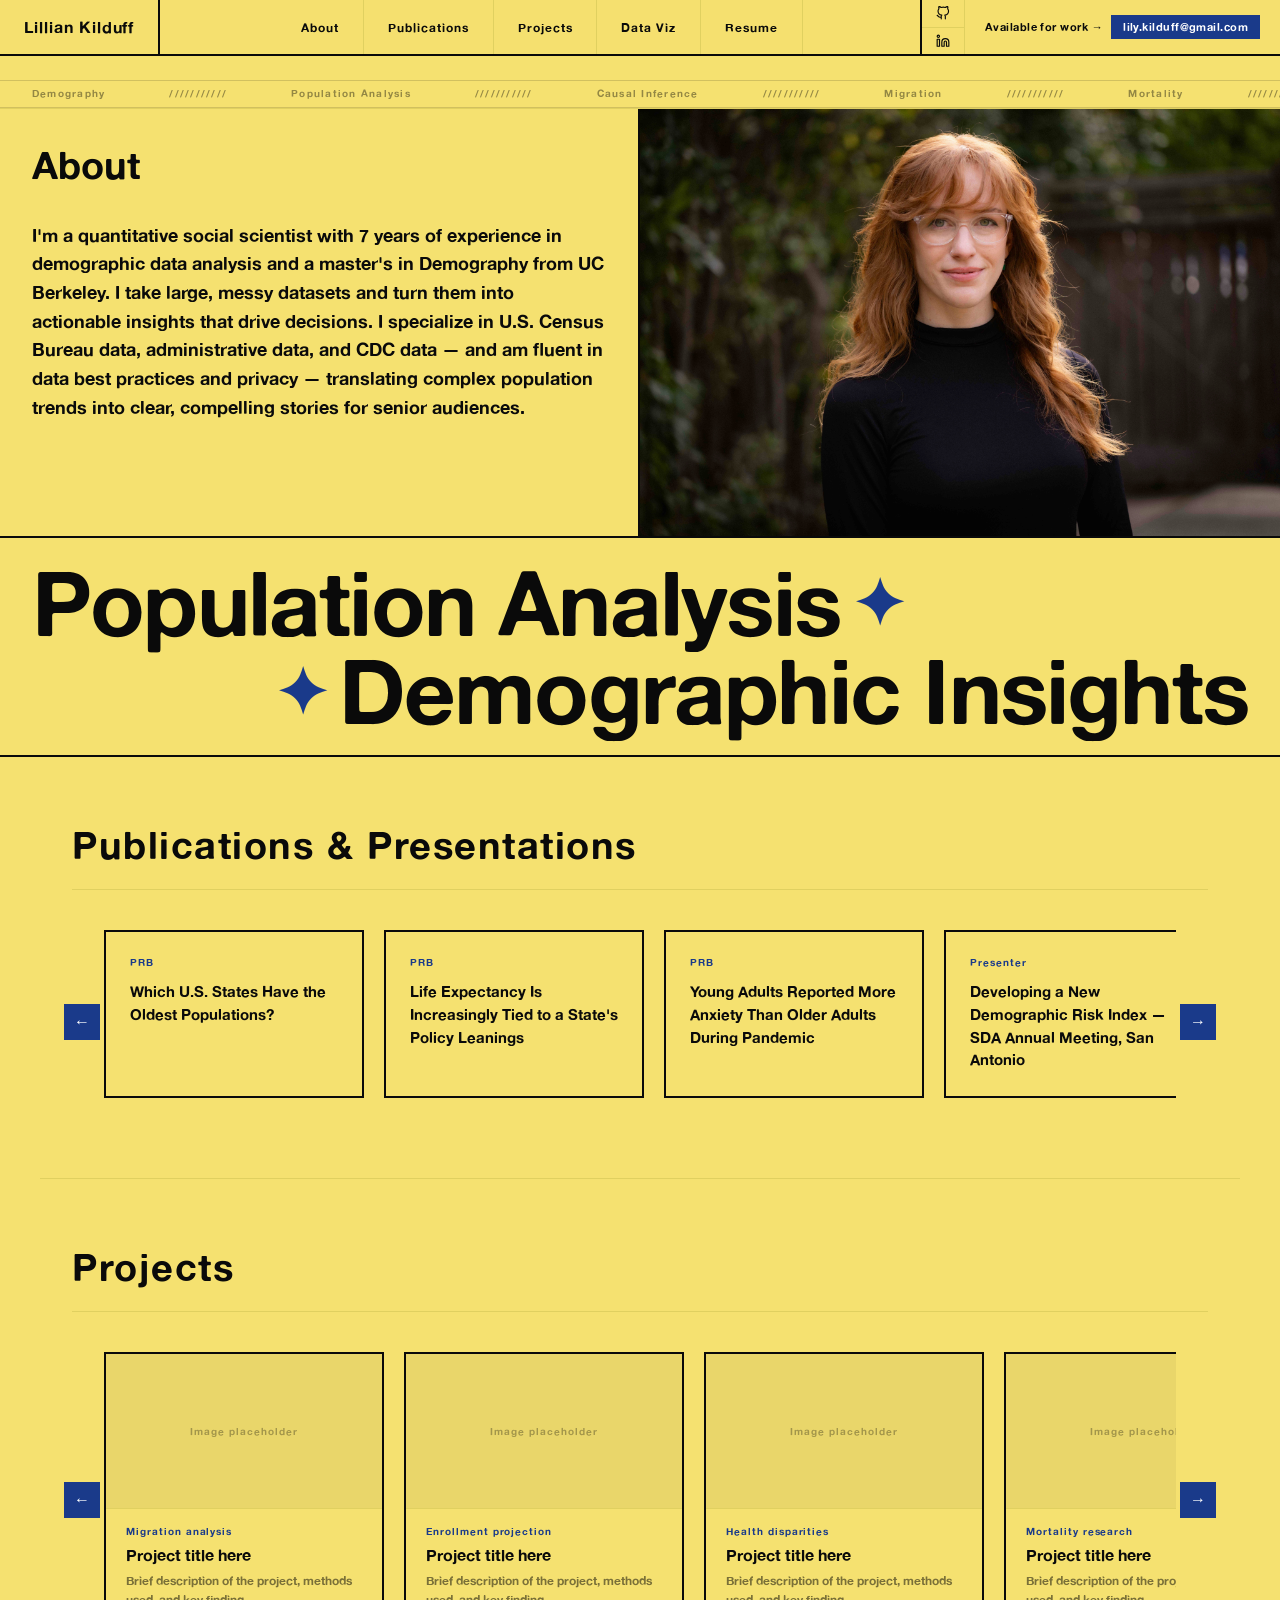
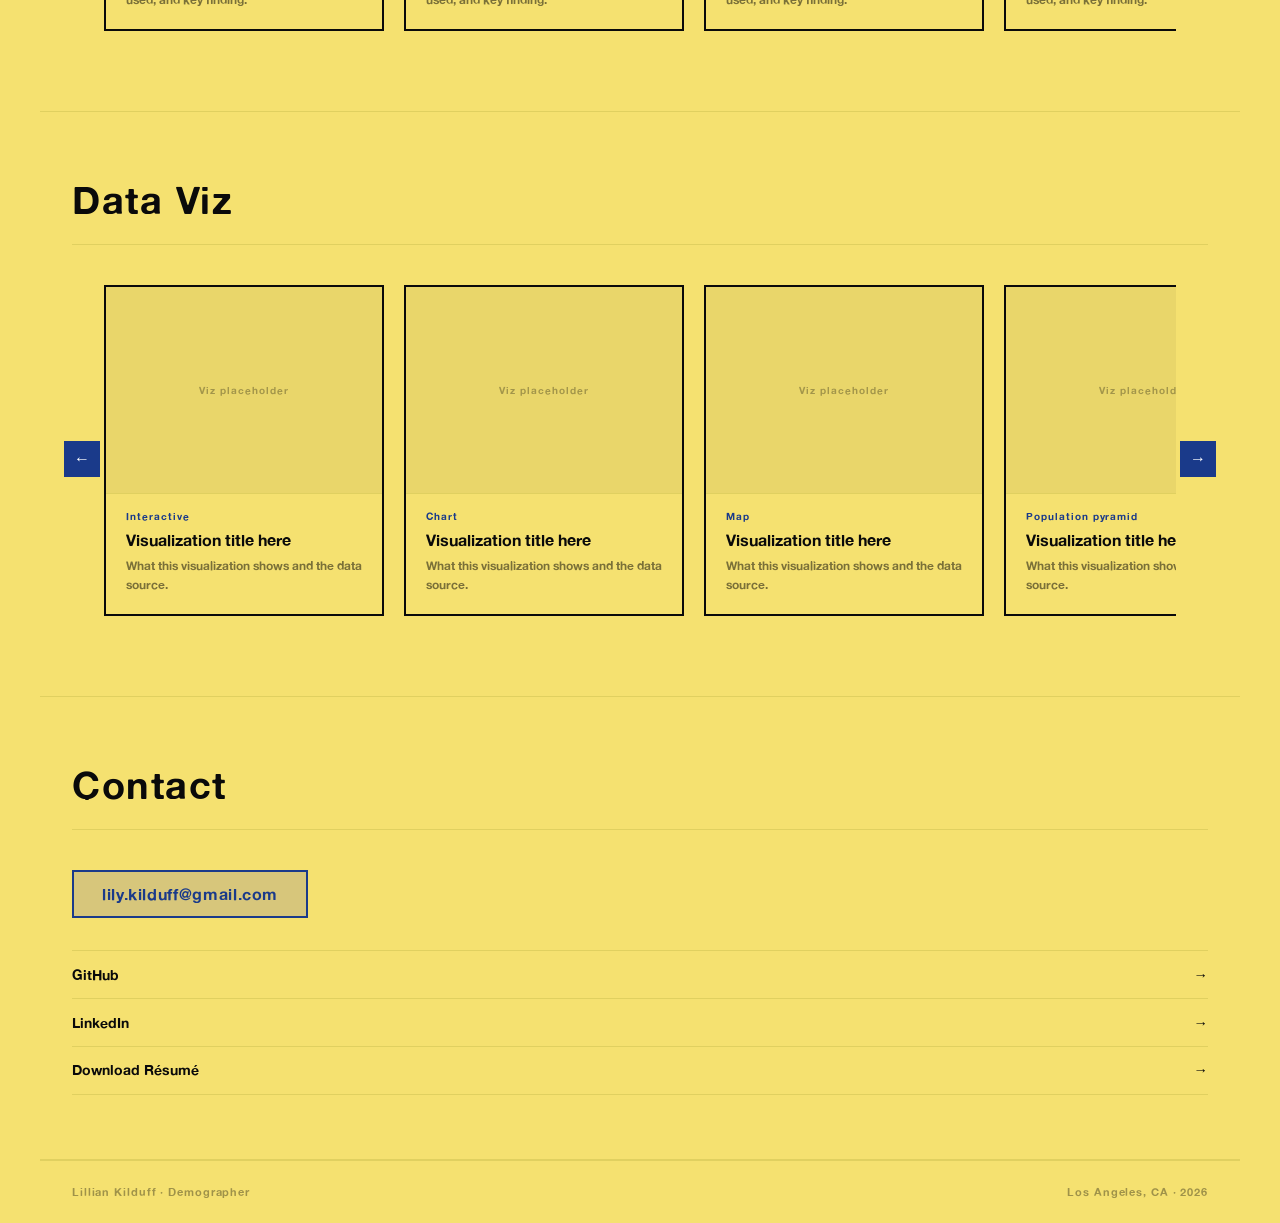
<file: index.html>
<!DOCTYPE html>
<html lang="en">
<head>
  <meta charset="UTF-8" />
  <meta name="viewport" content="width=device-width, initial-scale=1.0" />
  <title>Lillian Kilduff — Demographer</title>
  <link rel="icon" href="data:image/svg+xml,<svg xmlns='http://www.w3.org/2000/svg' viewBox='0 0 100 100'><text y='.9em' font-size='90'>📊</text></svg>" />
  <style>
    @font-face {
      font-family: 'AlteHaasGrotesk';
      src: url('fonts/AlteHaasGroteskBold.ttf') format('truetype');
    }
    @font-face {
      font-family: 'ClassyVogue';
      src: url('fonts/Classyvogueregular.ttf') format('truetype');
    }

    *, *::before, *::after { box-sizing: border-box; margin: 0; padding: 0; }

    :root {
      --bg: #F5E170;
      --ink: #0a0a0a;
      --blue: #1a3a8a;
      --rule: #e0d060;
      --max: 1200px;
    }

    html { scroll-behavior: smooth; }

    body {
      font-family: 'AlteHaasGrotesk', sans-serif;
      background: var(--bg);
      color: var(--ink);
      -webkit-font-smoothing: antialiased;
      overflow-x: hidden;
      cursor: url("data:image/svg+xml,%3Csvg xmlns='http://www.w3.org/2000/svg' width='32' height='32' viewBox='0 0 32 32'%3E%3Crect x='14' y='2' width='2' height='4' fill='%231a3a8a'/%3E%3Crect x='16' y='2' width='2' height='4' fill='%23E87722'/%3E%3Crect x='11' y='7' width='5' height='4' fill='%231a3a8a'/%3E%3Crect x='16' y='7' width='5' height='4' fill='%23E87722'/%3E%3Crect x='8' y='12' width='8' height='4' fill='%231a3a8a'/%3E%3Crect x='16' y='12' width='8' height='4' fill='%23E87722'/%3E%3Crect x='5' y='17' width='11' height='4' fill='%231a3a8a'/%3E%3Crect x='16' y='17' width='11' height='4' fill='%23E87722'/%3E%3Crect x='2' y='22' width='14' height='4' fill='%231a3a8a'/%3E%3Crect x='16' y='22' width='14' height='4' fill='%23E87722'/%3E%3C/svg%3E") 16 16, auto;
    }

    /* ── NAV ── */
    nav {
      position: fixed;
      top: 0; left: 0; right: 0;
      z-index: 100;
      display: grid;
      grid-template-columns: auto 1fr auto;
      align-items: stretch;
      background: rgba(245,225,112,0.97);
      backdrop-filter: blur(8px);
      border-bottom: 2px solid var(--ink);
      height: 56px;
    }

    .nav-name {
      font-family: 'AlteHaasGrotesk', sans-serif;
      font-size: 1rem;
      font-weight: bold;
      color: var(--ink);
      text-decoration: none;
      letter-spacing: 0.06em;
      
      display: flex;
      align-items: center;
      padding: 0 1.5rem;
      border-right: 2px solid var(--ink);
      white-space: nowrap;
    }

    .nav-links {
      display: flex;
      align-items: stretch;
      justify-content: center;
      list-style: none;
      gap: 0;
    }

    .nav-links li {
      display: flex;
      align-items: stretch;
      border-right: 1px solid var(--rule);
    }

    .nav-links a {
      display: flex;
      align-items: center;
      padding: 0 1.5rem;
      font-family: 'AlteHaasGrotesk', sans-serif;
      font-size: 0.75rem;
      font-weight: bold;
      color: var(--ink);
      text-decoration: none;
      
      letter-spacing: 0.08em;
      transition: background 0.15s;
      white-space: nowrap;
    }

    .nav-links a:hover { background: rgba(0,0,0,0.06); }

    .nav-right {
      display: flex;
      align-items: stretch;
      border-left: 2px solid var(--ink);
    }

    .nav-icon-stack {
      display: flex;
      flex-direction: column;
      border-right: 1px solid var(--rule);
    }

    .nav-icon {
      display: flex;
      align-items: center;
      justify-content: center;
      width: 42px;
      flex: 1;
      color: var(--ink);
      border-bottom: 1px solid var(--rule);
      transition: background 0.15s;
    }

    .nav-icon:last-child { border-bottom: none; }
    .nav-icon:hover { background: rgba(0,0,0,0.06); }

    .nav-icon svg {
      width: 14px;
      height: 14px;
    }

    .nav-right-text {
      display: flex;
      align-items: center;
      padding: 0 1.25rem;
      font-family: 'AlteHaasGrotesk', sans-serif;
      font-size: 0.7rem;
      font-weight: bold;
      color: var(--ink);
      letter-spacing: 0.04em;
      white-space: nowrap;
    }

    .nav-right-text a.nav-email-btn {
      display: inline-block;
      background: var(--blue);
      color: #fff !important;
      padding: 0.3rem 0.75rem;
      margin-left: 0.5rem;
      font-weight: bold;
      text-decoration: none;
      font-size: 0.7rem;
      transition: background 0.2s;
    }

    .nav-right-text a.nav-email-btn:hover { background: #142d6e; text-decoration: none; }

    /* ── HERO ── */
    .hero {
      padding-top: 80px;
      border-bottom: 2px solid var(--ink);
    }

    .hero-img {
      width: 100%;
      height: 280px;
      object-fit: cover;
      display: block;
      border-bottom: 1px solid rgba(0,0,0,0.15);
    }

    .hero-img-placeholder {
      width: 100%;
      height: 280px;
      background: rgba(0,0,0,0.05);
      display: flex;
      align-items: center;
      justify-content: center;
      border-bottom: 1px solid rgba(0,0,0,0.15);
    }

    .hero-img-placeholder span {
      font-size: 0.7rem;
      color: rgba(0,0,0,0.3);
      
      letter-spacing: 0.12em;
    }

    /* Ticker */
    .ticker-wrap {
      overflow: hidden;
      border-top: 1px solid rgba(0,0,0,0.15);
      border-bottom: 1px solid rgba(0,0,0,0.15);
      padding: 0.4rem 0;
      background: var(--bg);
    }

    .ticker {
      display: flex;
      white-space: nowrap;
      animation: ticker 18s linear infinite;
    }

    .ticker span {
      font-family: 'AlteHaasGrotesk', sans-serif;
      font-size: 0.65rem;
      font-weight: bold;
      letter-spacing: 0.12em;
      color: rgba(0,0,0,0.4);
      padding: 0 2rem;
    }

    @keyframes ticker {
      from { transform: translateX(0); }
      to { transform: translateX(-50%); }
    }

    /* Big hero text */
    .hero-text {
      padding: 1.5rem 2rem 2rem;
      overflow: hidden;
    }

    .hero-big {
      font-family: 'AlteHaasGrotesk', sans-serif;
      font-size: clamp(2.5rem, 7vw, 6rem);
      font-weight: bold;
      line-height: 0.9;
      white-space: nowrap;
      letter-spacing: -0.02em;
      color: var(--ink);
      display: flex;
      justify-content: space-between;
      align-items: center;
      gap: 1rem;
    }

    .hero-big .plus {
      font-size: clamp(2rem, 5vw, 4rem);
      color: var(--blue);
    }

    /* ── SECTIONS ── */
    .section {
      max-width: var(--max);
      margin: 0 auto;
      padding: 4rem 2rem;
      border-bottom: 1px solid var(--rule);
    }

    .section-title {
      font-family: 'AlteHaasGrotesk', sans-serif;
      font-size: clamp(1.8rem, 3vw, 2.4rem);
      font-weight: bold;
      color: var(--ink);
      margin-bottom: 2.5rem;
      padding-bottom: 1.25rem;
      border-bottom: 1px solid var(--rule);
      
      letter-spacing: 0.04em;
    }

    /* ── ABOUT ── */
    .about-section-inner {
      max-width: var(--max);
      margin: 0 auto;
      padding: 4rem 2rem;
      display: grid;
      grid-template-columns: 1fr 1fr;
      gap: 4rem;
      align-items: end;
      border-bottom: 1px solid var(--rule);
    }

    .about-photo-wrap { display: flex; align-items: flex-end; }
    .about-photo { display: block; width: 300px; }

    .about-bio-text {
      font-family: 'AlteHaasGrotesk', sans-serif;
      font-size: 1.2rem;
      line-height: 1.75;
      color: var(--blue);
      font-weight: bold;
      align-self: start;
    }

    /* ── HERO SPLIT ── */
    .hero-split {
      display: grid;
      grid-template-columns: 1fr 1fr;
      border-top: 1px solid var(--rule);
    }

    .hero-left {
      padding: 2rem;
      border-right: 2px solid var(--ink);
      display: flex;
      flex-direction: column;
      gap: 1rem;
    }

    .hero-right {
      display: flex;
      align-items: stretch;
      overflow: hidden;
    }

    .hero-headshot {
      width: 100%;
      height: 100%;
      object-fit: cover;
      object-position: top;
      display: block;
    }

    .hero-about-text {
      font-family: 'AlteHaasGrotesk', sans-serif;
      font-size: clamp(1rem, 1.4vw, 1.4rem);
      line-height: 1.6;
      color: var(--ink);
      font-weight: bold;
    }

    .hero-about-heading {
      font-family: 'AlteHaasGrotesk', sans-serif;
      font-size: clamp(1.8rem, 3vw, 2.4rem);
      font-weight: bold;
      color: var(--ink);
      margin-bottom: 1rem;
    }

    /* ── CAROUSEL ── */
    .carousel-wrap { position: relative; padding: 0 2rem; }

    .pub-carousel {
      display: flex;
      gap: 1.25rem;
      overflow-x: auto;
      scroll-snap-type: x mandatory;
      -webkit-overflow-scrolling: touch;
      padding-bottom: 1rem;
      scrollbar-width: none;
    }

    .pub-carousel::-webkit-scrollbar { display: none; }

    .pub-card {
      flex: 0 0 260px;
      scroll-snap-align: start;
      border: 2px solid var(--ink);
      padding: 1.5rem;
      text-decoration: none;
      color: inherit;
      display: flex;
      flex-direction: column;
      gap: 0.75rem;
      transition: border-color 0.2s, background 0.2s;
    }

    .pub-card:hover { border-color: var(--blue); background: rgba(0,0,205,0.04); }

    .pub-card-venue {
      font-size: 0.65rem;
      color: var(--blue);
      
      letter-spacing: 0.1em;
      font-weight: bold;
    }

    .pub-card-title {
      font-size: 0.95rem;
      color: var(--ink);
      font-weight: bold;
      line-height: 1.5;
    }

    /* Project/viz cards */
    .card {
      flex: 0 0 280px;
      scroll-snap-align: start;
      border: 2px solid var(--ink);
      text-decoration: none;
      color: inherit;
      display: flex;
      flex-direction: column;
      transition: border-color 0.2s;
    }

    .card:hover { border-color: var(--blue); }

    .card-placeholder {
      width: 100%;
      aspect-ratio: 16/9;
      background: rgba(0,0,0,0.05);
      display: flex;
      align-items: center;
      justify-content: center;
      border-bottom: 1px solid var(--rule);
    }

    .card-placeholder span {
      font-size: 0.6rem;
      color: rgba(0,0,0,0.3);
      
      letter-spacing: 0.1em;
    }

    .card-body { padding: 1rem 1.25rem 1.25rem; }

    .card-type {
      font-size: 0.6rem;
      color: var(--blue);
      
      letter-spacing: 0.1em;
      margin-bottom: 0.4rem;
      font-weight: bold;
    }

    .card-title {
      font-size: 1rem;
      font-weight: bold;
      color: var(--ink);
      line-height: 1.3;
      margin-bottom: 0.4rem;
    }

    .card-desc {
      font-size: 0.78rem;
      color: rgba(0,0,0,0.5);
      font-weight: bold;
      line-height: 1.5;
    }

    /* ── CAROUSEL BUTTONS ── */
    .carousel-btn {
      position: absolute;
      top: 50%;
      transform: translateY(-50%);
      background: var(--blue);
      color: #fff;
      border: none;
      width: 36px;
      height: 36px;
      font-size: 1rem;
      cursor: pointer;
      z-index: 10;
      display: flex;
      align-items: center;
      justify-content: center;
      transition: background 0.2s;
    }

    .carousel-btn:hover { background: #142d6e; }
    .carousel-btn-left { left: -8px; }
    .carousel-btn-right { right: -8px; }

    /* ── CONTACT ── */
    .contact-email {
      display: inline-block;
      padding: 0.75rem 1.75rem;
      background: rgba(0,0,205,0.12);
      color: var(--blue);
      text-decoration: none;
      font-weight: bold;
      font-size: 1rem;
      letter-spacing: 0.04em;
      border: 2px solid var(--blue);
      transition: background 0.2s;
      margin-bottom: 2rem;
    }

    .contact-email:hover { background: rgba(0,0,205,0.2); }

    .contact-link {
      display: flex;
      align-items: center;
      justify-content: space-between;
      padding: 0.9rem 0;
      border-bottom: 1px solid var(--rule);
      text-decoration: none;
      color: var(--ink);
      font-weight: bold;
      font-size: 0.9rem;
      transition: color 0.2s;
    }

    .contact-link:first-of-type { border-top: 1px solid var(--rule); }
    .contact-link:hover { color: var(--blue); }

    /* ── FOOTER ── */
    footer {
      max-width: var(--max);
      margin: 0 auto;
      padding: 1.5rem 2rem;
      display: flex;
      justify-content: space-between;
      border-top: 1px solid var(--rule);
      font-size: 0.7rem;
      font-weight: bold;
      color: rgba(0,0,0,0.35);
      letter-spacing: 0.08em;
      
    }

    /* ── RESPONSIVE ── */
    /* ── MOBILE HAMBURGER ── */
    .mobile-hamburger { display: none; }
    .mobile-nav-links { display: none; }

    @media (max-width: 768px) {
      nav { grid-template-columns: 1fr auto; }
      .nav-links { display: none; }
      .nav-right { display: none; }
      .mobile-hamburger {
        display: flex;
        flex-direction: column;
        gap: 5px;
        padding: 0.5rem;
        background: none;
        border: none;
        cursor: pointer;
      }
      .mobile-hamburger span {
        display: block;
        width: 24px;
        height: 2px;
        background: var(--ink);
      }
      .mobile-nav-links {
        position: absolute;
        top: 100%;
        left: 0; right: 0;
        background: rgba(245,225,112,0.98);
        border-bottom: 2px solid var(--ink);
        list-style: none;
        flex-direction: column;
        z-index: 200;
      }
      .mobile-nav-links.open { display: flex; }
      .mobile-nav-links li { border-top: 1px solid var(--rule); }
      .mobile-nav-links a {
        display: block;
        padding: 1rem 1.5rem;
        font-family: 'AlteHaasGrotesk', sans-serif;
        font-size: 1rem;
        font-weight: bold;
        color: var(--ink);
        text-decoration: none;
      }
      .mobile-nav-links a:hover { background: rgba(0,0,0,0.05); }
    }

    @media (max-width: 680px) {
      .hero-big { font-size: clamp(1.8rem, 8vw, 3rem); white-space: normal; }
      .hero-split { grid-template-columns: 1fr; }
      .hero-left { border-right: none; border-bottom: 2px solid var(--ink); }
      .hero-right { max-height: none; padding: 0; justify-content: flex-start; }
      .hero-headshot { width: 100%; height: auto; max-height: 420px; object-fit: cover; }
      .hero-about-text { font-size: 1.2rem; }
      .carousel-btn { display: none; }
      footer { flex-direction: column; gap: 0.4rem; }
    }

    @media (prefers-reduced-motion: reduce) {
      .ticker { animation: none; }
      * { transition: none !important; }
    }
  </style>
</head>
<body>

  <nav>
    <a href="#" class="nav-name">Lillian Kilduff</a>
    <ul class="nav-links">
      <li><a href="#about">About</a></li>
      <li><a href="#publications">Publications</a></li>
      <li><a href="#projects">Projects</a></li>
      <li><a href="#vizs">Data Viz</a></li>
      <li><a href="resume.html">Resume</a></li>
    </ul>
    <div class="nav-right">
      <div class="nav-icon-stack">
        <a href="https://github.com/lkilduff" class="nav-icon" target="_blank" rel="noopener" title="GitHub">
          <svg viewBox="0 0 24 24" fill="none" stroke="currentColor" stroke-width="2" stroke-linecap="round" stroke-linejoin="round"><path d="M9 19c-5 1.5-5-2.5-7-3m14 6v-3.87a3.37 3.37 0 0 0-.94-2.61c3.14-.35 6.44-1.54 6.44-7A5.44 5.44 0 0 0 20 4.77 5.07 5.07 0 0 0 19.91 1S18.73.65 16 2.48a13.38 13.38 0 0 0-7 0C6.27.65 5.09 1 5.09 1A5.07 5.07 0 0 0 5 4.77a5.44 5.44 0 0 0-1.5 3.78c0 5.42 3.3 6.61 6.44 7A3.37 3.37 0 0 0 9 18.13V22"/></svg>
        </a>
        <a href="https://linkedin.com/in/yourusername" class="nav-icon" target="_blank" rel="noopener" title="LinkedIn">
          <svg viewBox="0 0 24 24" fill="none" stroke="currentColor" stroke-width="2" stroke-linecap="round" stroke-linejoin="round"><path d="M16 8a6 6 0 0 1 6 6v7h-4v-7a2 2 0 0 0-2-2 2 2 0 0 0-2 2v7h-4v-7a6 6 0 0 1 6-6z"/><rect x="2" y="9" width="4" height="12"/><circle cx="4" cy="4" r="2"/></svg>
        </a>
      </div>
      <div class="nav-right-text">Available for work → <a href="mailto:lily.kilduff@gmail.com" class="nav-email-btn">lily.kilduff@gmail.com</a></div>
    </div>
    <!-- Mobile hamburger -->
    <button class="mobile-hamburger" onclick="toggleMobileMenu()" aria-label="Menu">
      <span></span><span></span><span></span>
    </button>
    <ul class="mobile-nav-links" id="mobile-nav-menu">
      <li><a href="#about" onclick="closeMobileMenu()">About</a></li>
      <li><a href="#publications" onclick="closeMobileMenu()">Publications</a></li>
      <li><a href="#projects" onclick="closeMobileMenu()">Projects</a></li>
      <li><a href="#vizs" onclick="closeMobileMenu()">Data Viz</a></li>
      <li><a href="resume.html" onclick="closeMobileMenu()">Resume</a></li>
      <li><a href="mailto:lily.kilduff@gmail.com">Email me</a></li>
    </ul>
  </nav>

  <!-- HERO -->
  <div class="hero" id="about">
    <div class="ticker-wrap">
      <div class="ticker" id="ticker">
        <span>Demography</span><span>///////////</span>
        <span>Population Analysis</span><span>///////////</span>
        <span>Causal Inference</span><span>///////////</span>
        <span>Migration</span><span>///////////</span>
        <span>Mortality</span><span>///////////</span>
        <span>Fertility</span><span>///////////</span>
        <span>Census Data</span><span>///////////</span>
        <span>GIS Mapping</span><span>///////////</span>
        <span>UC Berkeley</span><span>///////////</span>
        <span>Demography</span><span>///////////</span>
        <span>Population Analysis</span><span>///////////</span>
        <span>Causal Inference</span><span>///////////</span>
        <span>Migration</span><span>///////////</span>
        <span>Mortality</span><span>///////////</span>
        <span>Fertility</span><span>///////////</span>
        <span>Census Data</span><span>///////////</span>
        <span>GIS Mapping</span><span>///////////</span>
        <span>UC Berkeley</span><span>///////////</span>
      </div>
    </div>
    <!-- Split: about text left, photo right -->
    <div class="hero-split">
      <div class="hero-left">
        <h2 class="hero-about-heading">About</h2>
        <p class="hero-about-text">I'm a quantitative social scientist with 7 years of experience in demographic data analysis and a master's in Demography from UC Berkeley. I take large, messy datasets and turn them into actionable insights that drive decisions. I specialize in U.S. Census Bureau data, administrative data, and CDC data — and am fluent in data best practices and privacy — translating complex population trends into clear, compelling stories for senior audiences.</p>
      </div>
      <div class="hero-right">
        <img src="headshot.jpeg" alt="Lillian Kilduff" class="hero-headshot" onerror="this.style.display='none';" />
      </div>
    </div>
    <!-- Big text full width -->
    <div class="hero-text" style="padding:1.5rem 2rem; border-top:2px solid var(--ink);">
      <div class="hero-big" style="justify-content:flex-start; gap:0.75rem;">
        <span>Population Analysis</span>
        <span class="plus">✦</span>
      </div>
      <div class="hero-big" style="margin-top:0.5rem; justify-content:flex-end; gap:0.75rem;">
        <span class="plus">✦</span>
        <span>Demographic Insights</span>
      </div>
    </div>
  </div>

  <!-- PUBLICATIONS -->
  <div id="publications">
    <div class="section">
      <h2 class="section-title">Publications & Presentations</h2>
      <div class="carousel-wrap">
        <button class="carousel-btn carousel-btn-left" onclick="scrollCarousel('pub-carousel',-1)">&#8592;</button>
        <div class="pub-carousel" id="pub-carousel">
          <a href="https://www.prb.org/resources/which-us-states-are-the-oldest/" class="pub-card" target="_blank" rel="noopener">
            <div class="pub-card-venue">PRB</div>
            <div class="pub-card-title">Which U.S. States Have the Oldest Populations?</div>
          </a>
          <a href="https://www.prb.org/resources/liberal-u-s-state-policies-linked-to-longer-lives/" class="pub-card" target="_blank" rel="noopener">
            <div class="pub-card-venue">PRB</div>
            <div class="pub-card-title">Life Expectancy Is Increasingly Tied to a State's Policy Leanings</div>
          </a>
          <a href="https://www.prb.org/resources/the-best-years-of-their-lives-young-adults-reported-more-anxiety-than-older-adults-during-pandemic-despite-lower-health-risks/" class="pub-card" target="_blank" rel="noopener">
            <div class="pub-card-venue">PRB</div>
            <div class="pub-card-title">Young Adults Reported More Anxiety Than Older Adults During Pandemic</div>
          </a>
          <a href="#" class="pub-card">
            <div class="pub-card-venue">Presenter</div>
            <div class="pub-card-title">Developing a New Demographic Risk Index — SDA Annual Meeting, San Antonio</div>
          </a>
          <a href="#" class="pub-card">
            <div class="pub-card-venue">Presenter</div>
            <div class="pub-card-title">The Role of Changing Age Structure in California's Rising Housing Demand</div>
          </a>
          <a href="https://www.prb.org/resources/how-poverty-in-the-united-states-is-measured-and-why-it-matters/" class="pub-card" target="_blank" rel="noopener">
            <div class="pub-card-venue">PRB</div>
            <div class="pub-card-title">How Poverty in the United States Is Measured and Why It Matters</div>
          </a>
          <a href="https://www.prb.org/resources/disasters-raise-risk-of-a-homeless-undercount-in-2020-census/" class="pub-card" target="_blank" rel="noopener">
            <div class="pub-card-venue">PRB</div>
            <div class="pub-card-title">Disasters Raise Risk of a Homeless Undercount in 2020 Census</div>
          </a>
          <a href="https://www.prb.org/resources/u-s-population-is-growing-older/" class="pub-card" target="_blank" rel="noopener">
            <div class="pub-card-venue">PRB</div>
            <div class="pub-card-title">The U.S. Population Is Growing Older, and the Gender Gap in Life Expectancy Is Narrowing</div>
          </a>
          <a href="#" class="pub-card">
            <div class="pub-card-venue">Census Bureau</div>
            <div class="pub-card-title">Acknowledged Contributor, 12+ Understanding and Using ACS Data Handbooks</div>
          </a>
        </div>
        <button class="carousel-btn carousel-btn-right" onclick="scrollCarousel('pub-carousel',1)">&#8594;</button>
      </div>
    </div>
  </div>

  <!-- PROJECTS -->
  <div id="projects">
    <div class="section">
      <h2 class="section-title">Projects</h2>
      <div class="carousel-wrap">
        <button class="carousel-btn carousel-btn-left" onclick="scrollCarousel('proj-carousel',-1)">&#8592;</button>
        <div class="pub-carousel" id="proj-carousel">
          <a href="#" class="card"><div class="card-placeholder"><span>Image placeholder</span></div><div class="card-body"><div class="card-type">Migration analysis</div><div class="card-title">Project title here</div><p class="card-desc">Brief description of the project, methods used, and key finding.</p></div></a>
          <a href="#" class="card"><div class="card-placeholder"><span>Image placeholder</span></div><div class="card-body"><div class="card-type">Enrollment projection</div><div class="card-title">Project title here</div><p class="card-desc">Brief description of the project, methods used, and key finding.</p></div></a>
          <a href="#" class="card"><div class="card-placeholder"><span>Image placeholder</span></div><div class="card-body"><div class="card-type">Health disparities</div><div class="card-title">Project title here</div><p class="card-desc">Brief description of the project, methods used, and key finding.</p></div></a>
          <a href="#" class="card"><div class="card-placeholder"><span>Image placeholder</span></div><div class="card-body"><div class="card-type">Mortality research</div><div class="card-title">Project title here</div><p class="card-desc">Brief description of the project, methods used, and key finding.</p></div></a>
        </div>
        <button class="carousel-btn carousel-btn-right" onclick="scrollCarousel('proj-carousel',1)">&#8594;</button>
      </div>
    </div>
  </div>

  <!-- DATA VIZ -->
  <div id="vizs">
    <div class="section">
      <h2 class="section-title">Data Viz</h2>
      <div class="carousel-wrap">
        <button class="carousel-btn carousel-btn-left" onclick="scrollCarousel('viz-carousel',-1)">&#8592;</button>
        <div class="pub-carousel" id="viz-carousel">
          <a href="#" class="card"><div class="card-placeholder" style="aspect-ratio:4/3;"><span>Viz placeholder</span></div><div class="card-body"><div class="card-type">Interactive</div><div class="card-title">Visualization title here</div><p class="card-desc">What this visualization shows and the data source.</p></div></a>
          <a href="#" class="card"><div class="card-placeholder" style="aspect-ratio:4/3;"><span>Viz placeholder</span></div><div class="card-body"><div class="card-type">Chart</div><div class="card-title">Visualization title here</div><p class="card-desc">What this visualization shows and the data source.</p></div></a>
          <a href="#" class="card"><div class="card-placeholder" style="aspect-ratio:4/3;"><span>Viz placeholder</span></div><div class="card-body"><div class="card-type">Map</div><div class="card-title">Visualization title here</div><p class="card-desc">What this visualization shows and the data source.</p></div></a>
          <a href="#" class="card"><div class="card-placeholder" style="aspect-ratio:4/3;"><span>Viz placeholder</span></div><div class="card-body"><div class="card-type">Population pyramid</div><div class="card-title">Visualization title here</div><p class="card-desc">What this visualization shows and the data source.</p></div></a>
        </div>
        <button class="carousel-btn carousel-btn-right" onclick="scrollCarousel('viz-carousel',1)">&#8594;</button>
      </div>
    </div>
  </div>

  <!-- CONTACT -->
  <div id="contact">
    <div class="section">
      <h2 class="section-title">Contact</h2>
      <a href="mailto:lily.kilduff@gmail.com" class="contact-email">lily.kilduff@gmail.com</a>
      <div>
        <a href="https://github.com/lkilduff" class="contact-link" target="_blank" rel="noopener"><span>GitHub</span><span>→</span></a>
        <a href="https://linkedin.com/in/yourusername" class="contact-link" target="_blank" rel="noopener"><span>LinkedIn</span><span>→</span></a>
        <a href="resume.pdf" class="contact-link" target="_blank"><span>Download Résumé</span><span>→</span></a>
      </div>
    </div>
  </div>

  <footer>
    <span>Lillian Kilduff · Demographer</span>
    <span>Los Angeles, CA · 2026</span>
  </footer>

  <script>
    // Carousel
    function scrollCarousel(id, dir) {
      document.getElementById(id).scrollBy({ left: dir * 300, behavior: 'smooth' });
    }

    // Mobile nav
    function toggleMobileMenu() {
      document.getElementById('mobile-nav-menu').classList.toggle('open');
    }
    function closeMobileMenu() {
      document.getElementById('mobile-nav-menu').classList.remove('open');
    }
    document.addEventListener('click', function(e) {
      if (!e.target.closest('nav')) closeMobileMenu();
    });
  </script>
</body>
</html>
</file>
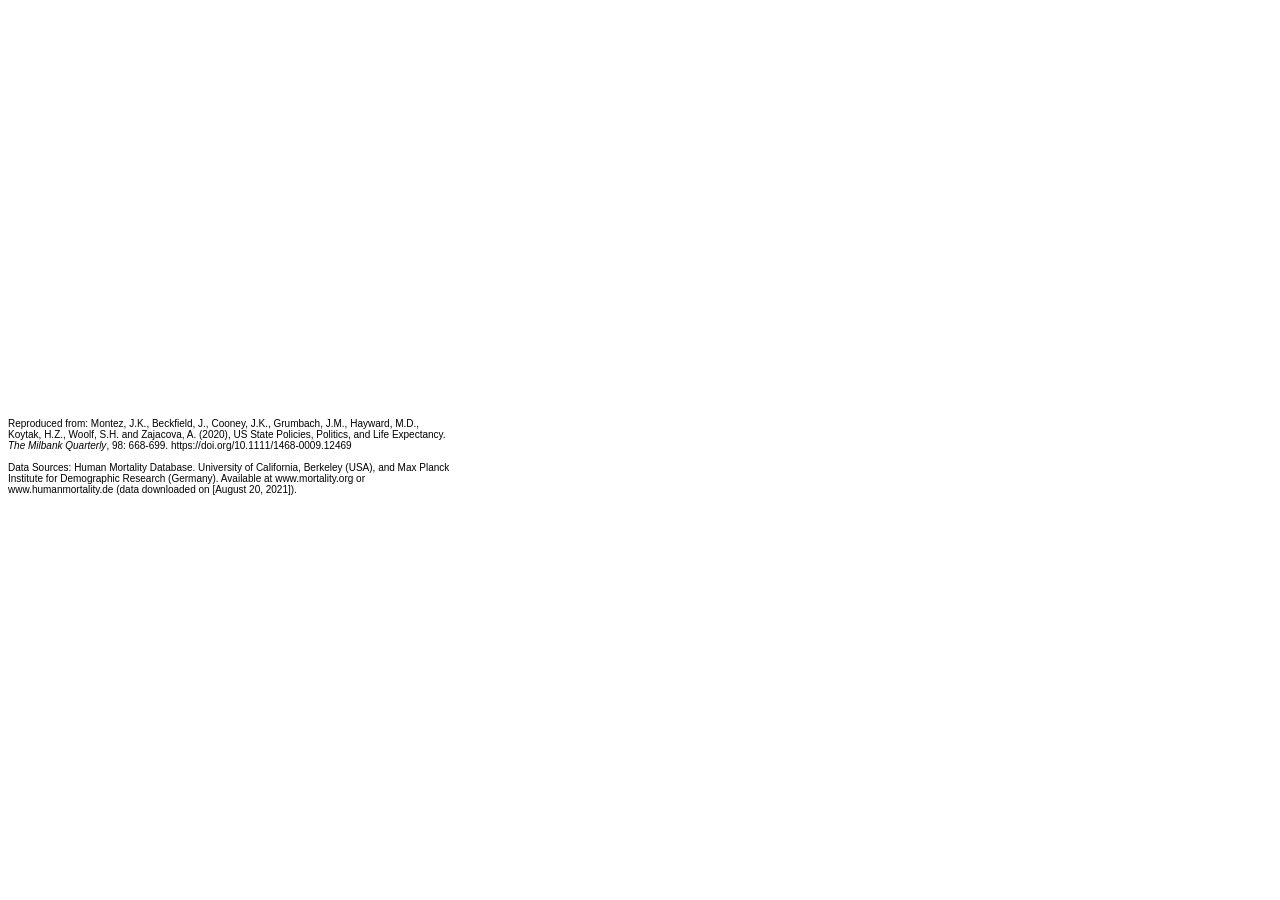
<file: LifeExpectancy.html>
<!DOCTYPE html>
<html lang="en" dir="ltr">
<meta charset="UTF-8">

  <head>
    <title>Life Expectancy Trends by US State, 1959-2019</title>
    <link rel="stylesheet" type="text/css" href="http://lkilduff.github.io/resources/style.css">
  </head>

  <body>
    <div id="line" style="width:650px; height:400px;"></div>

    <p id="note">
      Reproduced from: Montez, J.K., Beckfield, J., Cooney, J.K., Grumbach, J.M., Hayward, M.D., Koytak, H.Z., Woolf, S.H. and Zajacova, A. (2020), US State Policies, Politics, and Life Expectancy. <i>The Milbank Quarterly</i>, 98: 668-699. <a href="https://doi.org/10.1111/1468-0009.12469" target="_blank">https://doi.org/10.1111/1468-0009.12469</a>
      <br><br>
      Data Sources: Human Mortality Database. University of California, Berkeley (USA), and Max Planck Institute for Demographic Research (Germany). Available at www.mortality.org or www.humanmortality.de (data downloaded on [August 20, 2021]).
    </p>


    <script src="https://d3js.org/d3.v6.js"></script>
    <script src="https://code.highcharts.com/highcharts.js"></script>
    <script src="https://code.highcharts.com/highcharts-more.js"></script>
    <script src="https://code.highcharts.com/modules/annotations.js"></script>
    <script src="https://code.highcharts.com/maps/modules/exporting.js"></script>
    <script src="https://code.highcharts.com/maps/modules/offline-exporting.js"></script>
    <script src="https://code.highcharts.com/stock/modules/export-data.js"></script>
    <script src="https://lkilduff.github.io/resources/js/datalib.min.js"></script>
    <script src="https://lkilduff.github.io/resources/js/lifeExpectancy.js"></script>
</body>
</html>
</file>
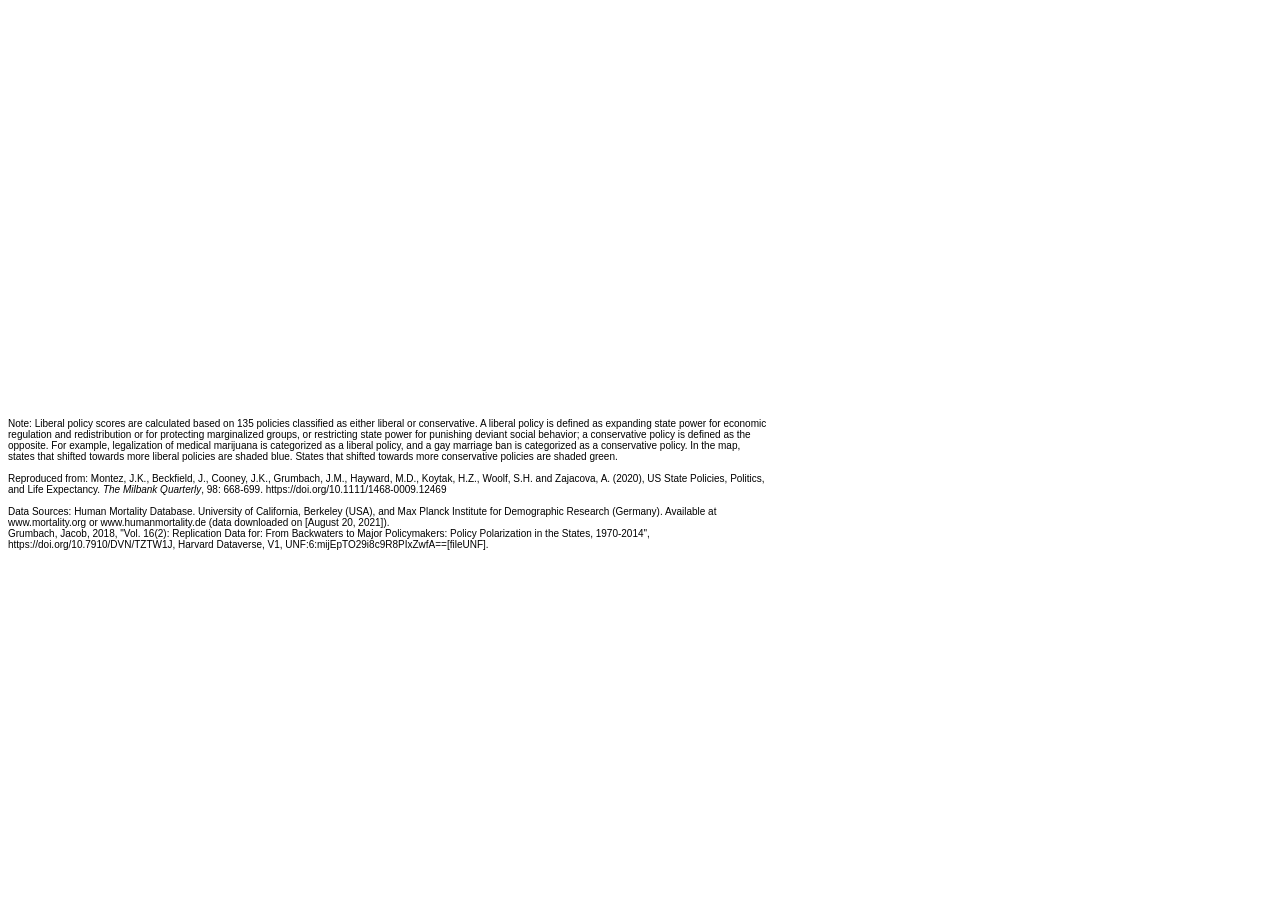
<file: LifeExpectancyMap1.html>
<!DOCTYPE html>
<html lang="en" dir="ltr">
<meta charset="UTF-8">

  <head>
    <title>Life Expectancy</title>
    <link rel="stylesheet" type="text/css" href="http://lkilduff.github.io/resources/censusmap.css">
  </head>

  <body>
    <charts>
        <div id="map" style="width:400px; height:400px;"></div>
        <div id="line" style="width:400px; height:400px;"></div>
        <p id="note">
          Note: Liberal policy scores are calculated based on 135 policies classified as either liberal or conservative. A liberal policy is defined as expanding state power for economic regulation and redistribution or for protecting marginalized groups, or restricting state power for punishing deviant social behavior; a conservative policy is defined as the opposite. For example, legalization of medical marijuana is categorized as a liberal policy, and a gay marriage ban is categorized as a conservative policy. In the map, states that shifted towards more liberal policies are shaded blue. States that shifted towards more conservative policies are shaded green.
          <br><br>Reproduced from: Montez, J.K., Beckfield, J., Cooney, J.K., Grumbach, J.M., Hayward, M.D., Koytak, H.Z., Woolf, S.H. and Zajacova, A. (2020), US State Policies, Politics, and Life Expectancy. <i>The Milbank Quarterly</i>, 98: 668-699. <a href="https://doi.org/10.1111/1468-0009.12469" target="_blank">https://doi.org/10.1111/1468-0009.12469</a>
          <br><br>Data Sources: Human Mortality Database. University of California, Berkeley (USA), and Max Planck Institute for Demographic Research (Germany). Available at www.mortality.org or www.humanmortality.de (data downloaded on [August 20, 2021]).
          <br>Grumbach, Jacob, 2018, "Vol. 16(2): Replication Data for: From Backwaters to Major Policymakers: Policy Polarization in the States, 1970-2014", <a href="https://doi.org/10.7910/DVN/TZTW1J" target="_blank">https://doi.org/10.7910/DVN/TZTW1J</a>, Harvard Dataverse, V1, UNF:6:mijEpTO29i8c9R8PIxZwfA==[fileUNF].
        </p>
    </charts>
        <script src="https://code.highcharts.com/maps/highmaps.js"></script>
        <script src="https://code.highcharts.com/maps/modules/data.js"></script>
        <script src="https://code.highcharts.com/maps/modules/drilldown.js"></script>
        <script src="https://code.highcharts.com/maps/modules/exporting.js"></script>
        <script src="https://code.highcharts.com/maps/modules/offline-exporting.js"></script>
        <script src="https://code.highcharts.com/stock/modules/export-data.js"></script>
        <script src="https://code.highcharts.com/mapdata/countries/us/us-all.js"></script>
        <script src="https:/lkilduff.github.io/resources/js/datalib.min.js"></script>
        <script src="https://lkilduff.github.io/resources/js/lifeExpectancyMap.js"></script>
    </body>

</html>
</file>
